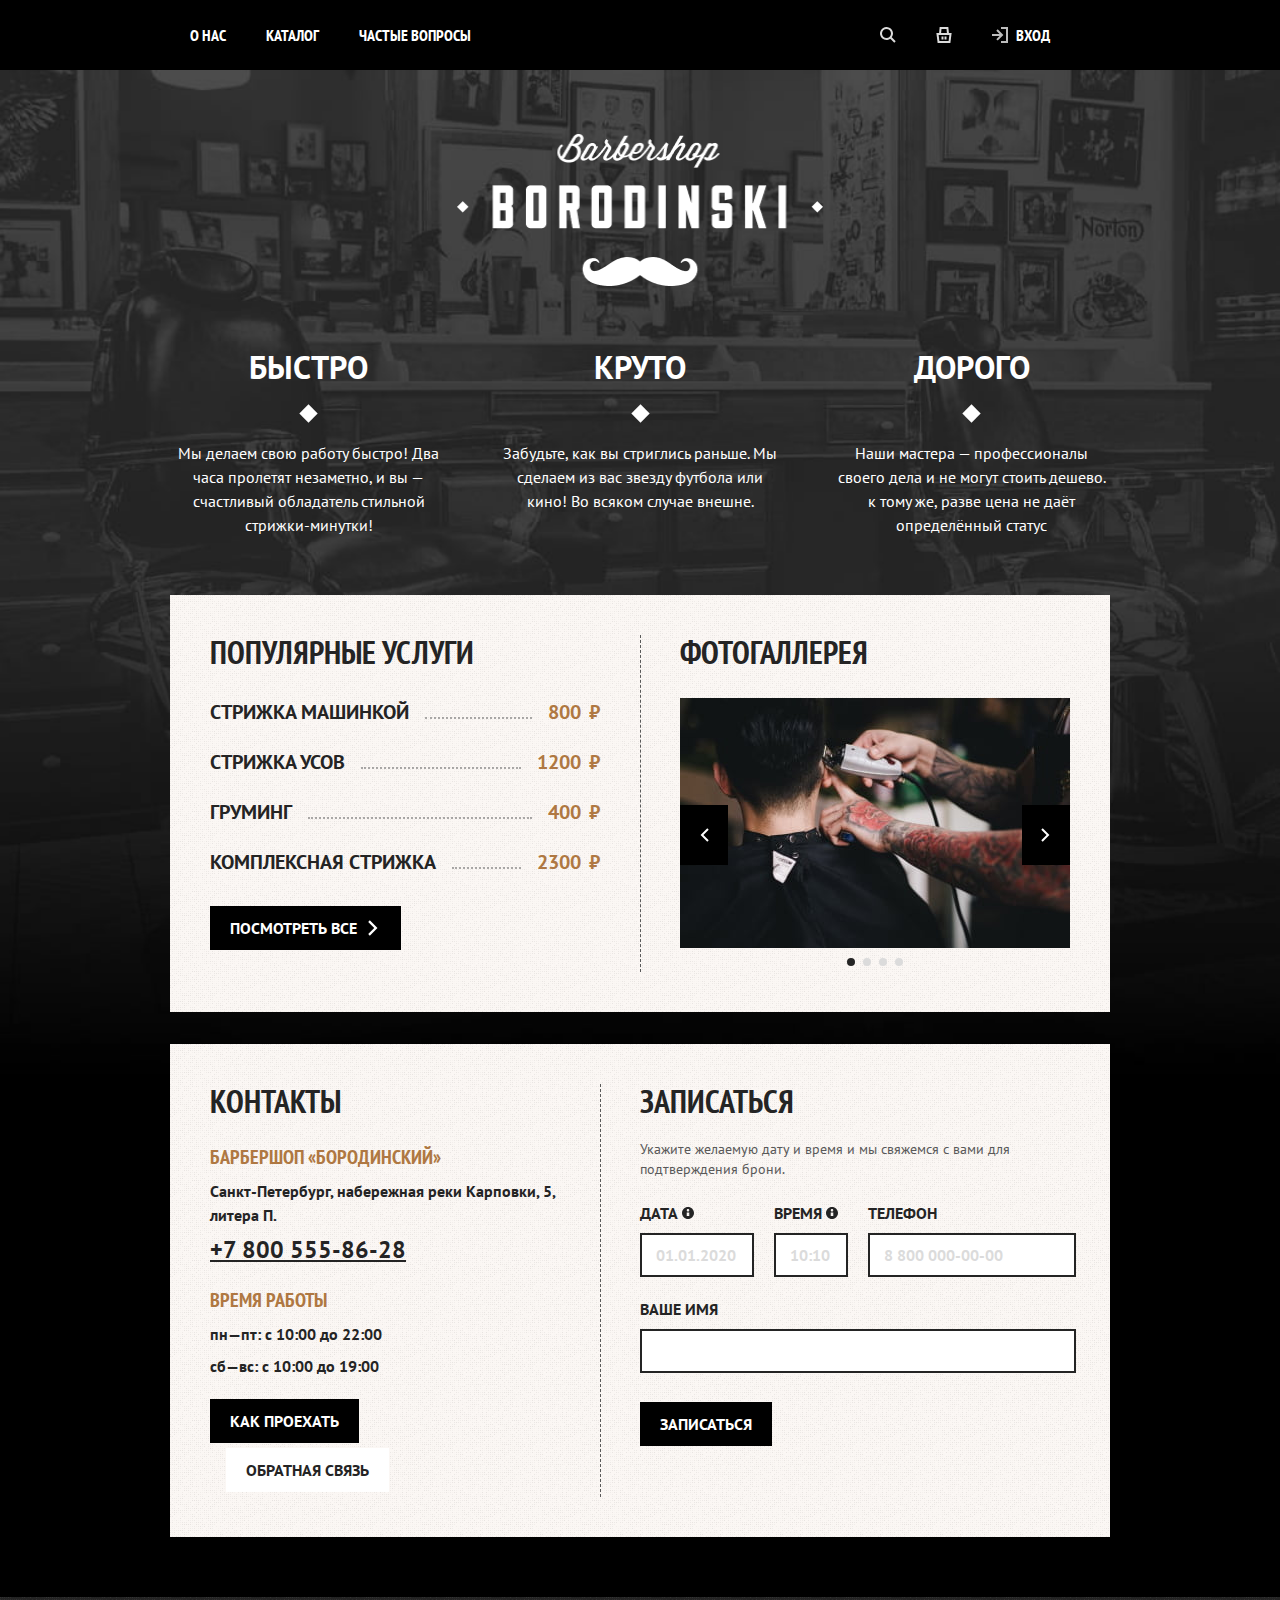
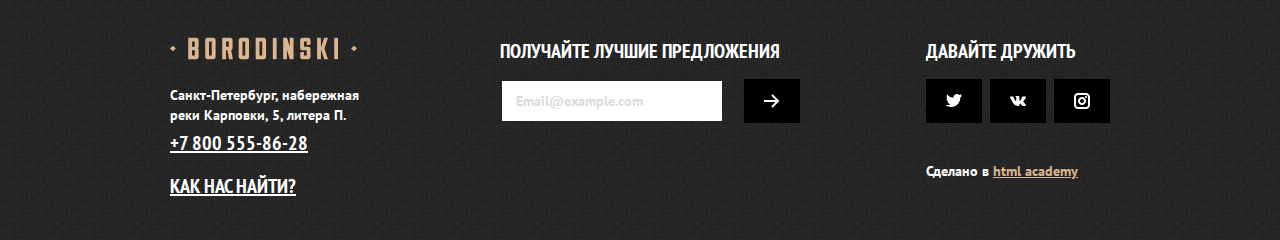
<file: index.html>
<!DOCTYPE html>
<html lang="en">
<head>
    <meta charset="UTF-8">
    <meta http-equiv="X-UA-Compatible" content="IE=edge">
    <meta name="viewport" content="width=device-width, initial-scale=1.0">
    <link rel="stylesheet" href="style/style.css">
    <title>Барбершоп "Бородинский"</title>
</head>
<body>

    <!--header-->
        <header class="page-header">
            <nav class="navigation">
                <ul class="navigation-list">
                    <li class="navigation-item">
                        <a class="navigation-link" href="about.html">О нас</a>
                    </li>
                    <li class="navigation-item">
                        <a class="navigation-link" href="katalog.html">Каталог</a>
                    </li>
                    <li class="navigation-item">
                        <a class="navigation-link" href="faq.html">Частые вопросы</a>
                    </li>
                </ul>

                <ul class="navigation-list navigation-user">
                    <li class="navigation-item">
                    <a class="navigation-link" href="#">
                        <svg class="navigation-icon" aria-hidden="true" focusable="false" width="16" height="16" xmlns="http://www.w3.org/2000/svg">
                            <path fill-rule="evenodd" clip-rule="evenodd" d="M11 6.5a4.5 4.5 0 11-9 0 4.5 4.5 0 019 0zm-.665 5.249a6.5 6.5 0 111.414-1.414l3.958 3.958-1.414 1.414-3.958-3.958z" />
                          </svg>
                        <span class="visually-hidden">Поиск</span></a>
                        </li>
                <li class="navigation-item">
                    <a class="navigation-link" href="#">
                        <svg class="navigation-icon" aria-hidden="true" focusable="false" width="16" height="16" xmlns="http://www.w3.org/2000/svg">
                            <path fill-rule="evenodd" clip-rule="evenodd" d="M3.09 6L3.577.905 3.662 0h8.676l.086.905L12.909 6h2.724l-.14 1.124-1 8-.11.876H1.617l-.11-.876-1-8L.368 6H3.09zM5.1 6h5.8l-.38-4H5.48L5.1 6zm-1.717 8l-.75-6h10.734l-.75 6H3.383zM8.5 9.5v3h2v-3h-2zm-3 3v-3h2v3h-2z" />
                          </svg>
                        <span class="visually-hidden"> Корзина</span>
                    </a>
                    <div class="popover popover-cart">
                        <button class="popover-close-button button button-light">
                            2
                            <span class="visually-hidden">Закрыть</span>
                        </button>
                        <div class="popover-content">
                            <H2 class="popover-title">Корзина</H2>
                            <ul class="cart-items-list">
                                <li class="cart-item">
                                  <p class="cart-item-title">Стрижка машинкой</p>
                                  <p class="cart-item-price">800 ₽</p>
                                  <button type="button" class="cart-item-button button">
                                    <svg width="16" height="16" fill="#fff" xmlns="http://www.w3.org/2000/svg">
                                      <path fill-rule="evenodd" clip-rule="evenodd" d="M3.42 1l.283-.496L3.991 0H12.01l.288.504.283.496h3.049l-.136 1.12-1.577 13-.107.88H2.191l-.107-.88-1.577-13L.371 1H3.42zm.543 13L2.629 3H13.37l-1.334 11H3.963zm5.04-9.071l-.5 7 1.995.142.5-7-1.995-.142zm-3.5 7.142l-.5-7 1.994-.142.5 7-1.994.142z" />
                                    </svg>
                                    <span class="visually-hidden">Удалить из корзины</span>
                                  </button>
                                </li>
                                <li class="cart-item">
                                    <p class="cart-item-title">Стрижка усов</p>
                                    <p class="cart-item-price">1200 ₽</p>
                                    <button class="cart-item-button button" type="button">
                                      <svg width="16" height="16" fill="#fff" xmlns="http://www.w3.org/2000/svg">
                                        <path fill-rule="evenodd" clip-rule="evenodd" d="M3.42 1l.283-.496L3.991 0H12.01l.288.504.283.496h3.049l-.136 1.12-1.577 13-.107.88H2.191l-.107-.88-1.577-13L.371 1H3.42zm.543 13L2.629 3H13.37l-1.334 11H3.963zm5.04-9.071l-.5 7 1.995.142.5-7-1.995-.142zm-3.5 7.142l-.5-7 1.994-.142.5 7-1.994.142z" />
                                      </svg>
                                      <span class="visually-hidden">Удалить из корзины</span>
                                    </button>
                                  </li>
                              </ul>
                        </div>
                    </div>
                </li>
                <li class="navigation-item">
                    <a class="navigation-link navigation-link-login" href="#">
                        <svg class="navigation-icon" width="16" height="16" fill="none" xmlns="http://www.w3.org/2000/svg">
                            <path fill-rule="evenodd" clip-rule="evenodd" d="M9 2h5v12H9v2h7V0H9v2zM4.293 3.707L7.536 6.95H0v2h7.536l-3.243 3.242 1.414 1.415 4.95-4.95.707-.707-.707-.707-4.95-4.95-1.414 1.414z" fill="#BDBDBD" />
                          </svg>
                        Вход</a>
                </li>
                </ul>
            </nav>
        </header>


        <main class="main-container main-index">
            <div class="page-container">
            <!--main title-->
            <h1 class="visually-hidden">Барбершоп "Бородинский"</h1>
            <!--Logo-->
            <img class="logo" src="images/logo-full.png" width="367" height="152" alt="Логотип Барбершопа Бородинский">

            <!--advantages-->
            <section class="advantages">
                <h2 class="visually-hidden">Преймущества</h2>
                <ul class="advantages-list">
                    <li class="advantages-item">
                        <h3 class="advantages-title">Быстро</h3>
                            <p class="advantages-description">Мы делаем свою работу быстро! 
                                Два часа пролетят незаметно, 
                                и вы — счастливый обладатель стильной стрижки-минутки!</p>
                    </li>
                    <li class="advantages-item">
                        <h3 class="advantages-title">Круто</h3>
                            <p class="advantages-description">Забудьте, как вы стриглись раньше.
                                Мы сделаем из вас звезду футбола или кино! Во всяком случае внешне.</p>
                    </li>
                    <li class="advantages-item">
                        <h3 class="advantages-title">Дорого</h3>
                            <p class="advantages-description">Наши мастера — профессионалы своего дела
                            и не могут стоить дешево. к тому же, разве цена не даёт определённый статус</p>
                    </li>
                </ul>
            </section>

        <div class="index-columns">

            <!--popular services-->
            <section class="services">
                <h2 class="services-title">Популярные услуги</h2>
                <ul class="servies-list">
                    <li class="servies-item">
                        Стрижка машинкой
                        <b class="services-price"> 800  ₽</b>
                    </li>
                    <li class="servies-item">
                        Стрижка усов
                        <b class="services-price"> 1200  ₽</b>
                    </li>
                    <li class="servies-item">
                        Груминг
                        <b class="services-price"> 400  ₽</b>
                    </li>
                    <li class="servies-item">
                        Комплексная стрижка
                        <b class="services-price"> 2300  ₽</b>
                    </li>
                </ul>
                <a href="#" class="button button-all">Посмотреть все</a>
            </section>

            <!--gallery-->
                <section class="gallery">
                    <h2 class="gallery-title">Фотогаллерея</h2>
                        <div class="slider">
                            <div class="slider-wrapper">
                        <img class="slider-image" src="images/gallery1 (1).jpg" width="390px" height="250px" alt="Примеры работ">
                          <div class="slider-controls">
                            <button class="slider-button button-prev" type="button">
                            <span class="visually-hidden">Предыдущее фото</span>
                            </button>
                            <button class="slider-button button-next" type="button">
                            <span class="visually-hidden">Следующее фото</span>
                            </button>
                            </div>
                        <ol class="slider-pagination">
                            <li class="slider-pagination-item">
                                <button class="slider-pagination-button
                                slider-pagination-button-current" type="button">
                                <span class="visually-hidden">1 Фото</span>
                            </button>
                            </li>
                            <li class="slider-pagination-item">
                                <button class="slider-pagination-button"
                                    type="button">
                                <span class="visually-hidden">2 Фото</span>
                            </button>
                            </li>
                            <li class="slider-pagination-item">
                                <button class="slider-pagination-button"
                                    type="button">
                                <span class="visually-hidden">3 Фото</span>
                            </button>
                            </li>
                            <li class="slider-pagination-item">
                                <button class="slider-pagination-button"
                                    type="button">
                                <span class="visually-hidden">4 Фото</span>
                            </button>
                            </li>
                        </ol>
                            </div>
                        </div>
                </section>
        </div>
        
        <div class="index-columns">

            <!--contacts-->
            <section class="contacts">
                <h2 class="contact-title">Контакты</h2>
                <h3 class="contact-subtitle">Барбершоп «Бородинский»</h3>
                <address class="contacts-address">
                    <p class="contakts-address-text">Санкт-Петербург, набережная реки 
                        Карповки, 5, литера П.</p>
                        <a class="contacts-phone" href="tel:+78005558628">+7 800 555-86-28</a>
                </address>
                <h3 class="contact-subtitle">Время работы</h3>
                <ul class="contacts-schedule">
                    <li class="contacts-schedule">пн—пт: с 10:00 до 22:00 </li>
                    <li class="contacts-schedule">сб—вс: с 10:00 до 19:00</li>
                </ul>
                <p class="contacts-navigation">
                <a href="#" class="button">Как проехать</a>
                <a href="#" class="button button-feedback">Обратная связь</a>
                </p>
            </section>

            <!--form appointment-->
            <section class="appointment">
                <h2 class="appointment-title">Записаться</h2>
                <p class="appointment-info">Укажите желаемую дату и время и мы свяжемся с вами для подтверждения брони.</p>  
                <form class="appointment-form" action="https://echo.htmlacademy.ru/" method="post">

                    <p class="field-group appointment-form-date">
                    <span class="form-label form-label-icon">
                    <label for="appointment-date">Дата</label>
                    <button class="info" type="submit">
                        <span class="visually-hidden">Посмотреть дополнительную информацию</span>
                    </button>
                     </span>
                    <input  class="field" type="text" id="appointment-date" name="appointment-date" 
                    placeholder="01.01.2020">
                    </p>

                    <p class="field-group appointment-form-time">
                        <span class="form-label form-label-icon">
                        <label for="appointment-time">Время</label>
                        <button class="info" type="submit">
                            <span class="visually-hidden">Посмотреть дополнительную информацию</span>
                        </button>
                        </span>
                        <input class="field" type="text" id="appointment-time" name="appointment-time" 
                        placeholder="10:10">
                        </p>

                        <p class="field-group appointment-form-phone">
                            <span class="form-label form-label-icon">
                            <label for="appointment-phone">Телефон</label>
                            </span>
                            <input class="field" type="text" id="appointment-phone" name="appointment-phone" 
                            placeholder="8 800 000-00-00">
                            </p>

                            <p class="field-group appointment-form-name">
                                <span class="form-label form-label-icon">
                                <label for="appointment-name">Ваше имя</label>
                                </span>
                                <input class="field" type="text" id="appointment-name" name="appointment-name">
                                </p>
                    <button class="button appointment-submit" type="submit">Записаться</button>
                </form>
            </section>
        </div>
    </div>
        </main>

    <!--footer-->
            <footer class="page-footer">
                <div class="page-footer-container">
                <section class="footer-contacts">
                    <h2 class="visually-hidden">Контакты</h2>
                    <img src="images/logo-footer.svg" width="187px" height="24px" alt="Логотип Барбершопа «Бородинский»" class="footer-contacts-logo">
                    <address class="footer-contacts-adress">
                        <p class="about-text">Санкт-Петербург, набережная
                            реки Карповки, 5, литера П.</p>
                            <a href="tel:+78005558628" class="footer-contacts-adress-phone">+7 800 555-86-28</a>
                    </address>
                    <a href="#" class="footer-contacts-map-link">Как нас найти?</a>
                </section>
                <section class="newsletter">
                    <h2 class="page-footer-title">Получайте лучшие предложения</h2>
                <form class="news-letter-form">
                    <p class="newsletter-email" >
                    <label class="visually-hidden" for="newsletter-email">Email</label>
                    <input type="email" class="field" name="newsletter-email"
                    id="newsletter-email" placeholder="Email@example.com" required>
                    </p>
                    <button class="button newsletter-button" type="submit">
                        <span class="visually-hidden">Отправить</span>
                    </button>
                </form>
                </section>
                <section class="footer-social"><h2 class="page-footer-title">Давайте дружить</h2>
                    <ul class="footer-social-list">
                        <li class="footer-social-item">
                            <a class="footer-social-link footer-social-tw" href="" ><span class="visually-hidden">Твиттер</span></a>
                        </li>
                        <li class="footer-social-item">
                            <a class="footer-social-link footer-social-vk" href="" ><span class="visually-hidden">Вконтакте</span></a>
                        </li>
                        <li class="footer-social-item">
                            <a class="footer-social-link footer-social-inst" href="" ><span class="visually-hidden">Инстаграм</span></a>
                        </li>
                    </ul>
                    <p class="about-text">Сделано в <a class="htmlacademy-link" href="ttps://htmlacademy.ru/">html academy</a></p>
                </section>
            </div>
            </footer>

            <div class="modal-container modal-container-close">
                <div class="modal modal-auth">
                    <button class="modal-close-button">
                        <span class="visually-hidden">Закрыть</span>
                    </button>
                    <section class="modal-content">
                        <h2 class="modal-title">Личный кабинет</h2>
                        <form class="auth-form" action="https://echo.htmlacademy.ru/" method="post">
                            <p class="field-group">
                              <label class="visually-hidden" for="auth-login">Логин</label>
                              <input class="auth-form-field field" type="text" id="auth-login" name="auth-login" placeholder="Логин">
                            </p>
                            <p class="field-group">
                              <label class="visually-hidden" for="auth-password">Логин</label>
                              <input class="auth-form-field field" type="password" id="auth-password" name="auth-password" placeholder="Пароль">
                            </p>
                            <p class="field-group auth-form-user-options">
                                <label class="auth-form-checkbox control">
                                  <input class="visually-hidden control-input" type="checkbox" name="firm-storе">
                                  <span class="control-mark"></span>
                                  <span class="control-label">Запомнить меня</span>
                                </label>
                                <a class="auth-form-recovery" href="#">Забыл пароль</a>
                              </p>
                              <button class="button auth-form-button" type="submit">Войти</button>
                              <a class="button auth-form-register" href="#">Регистрация</a>
                          </form>
                    </section>
                </div>
            </div>
</body>
</html>
</file>
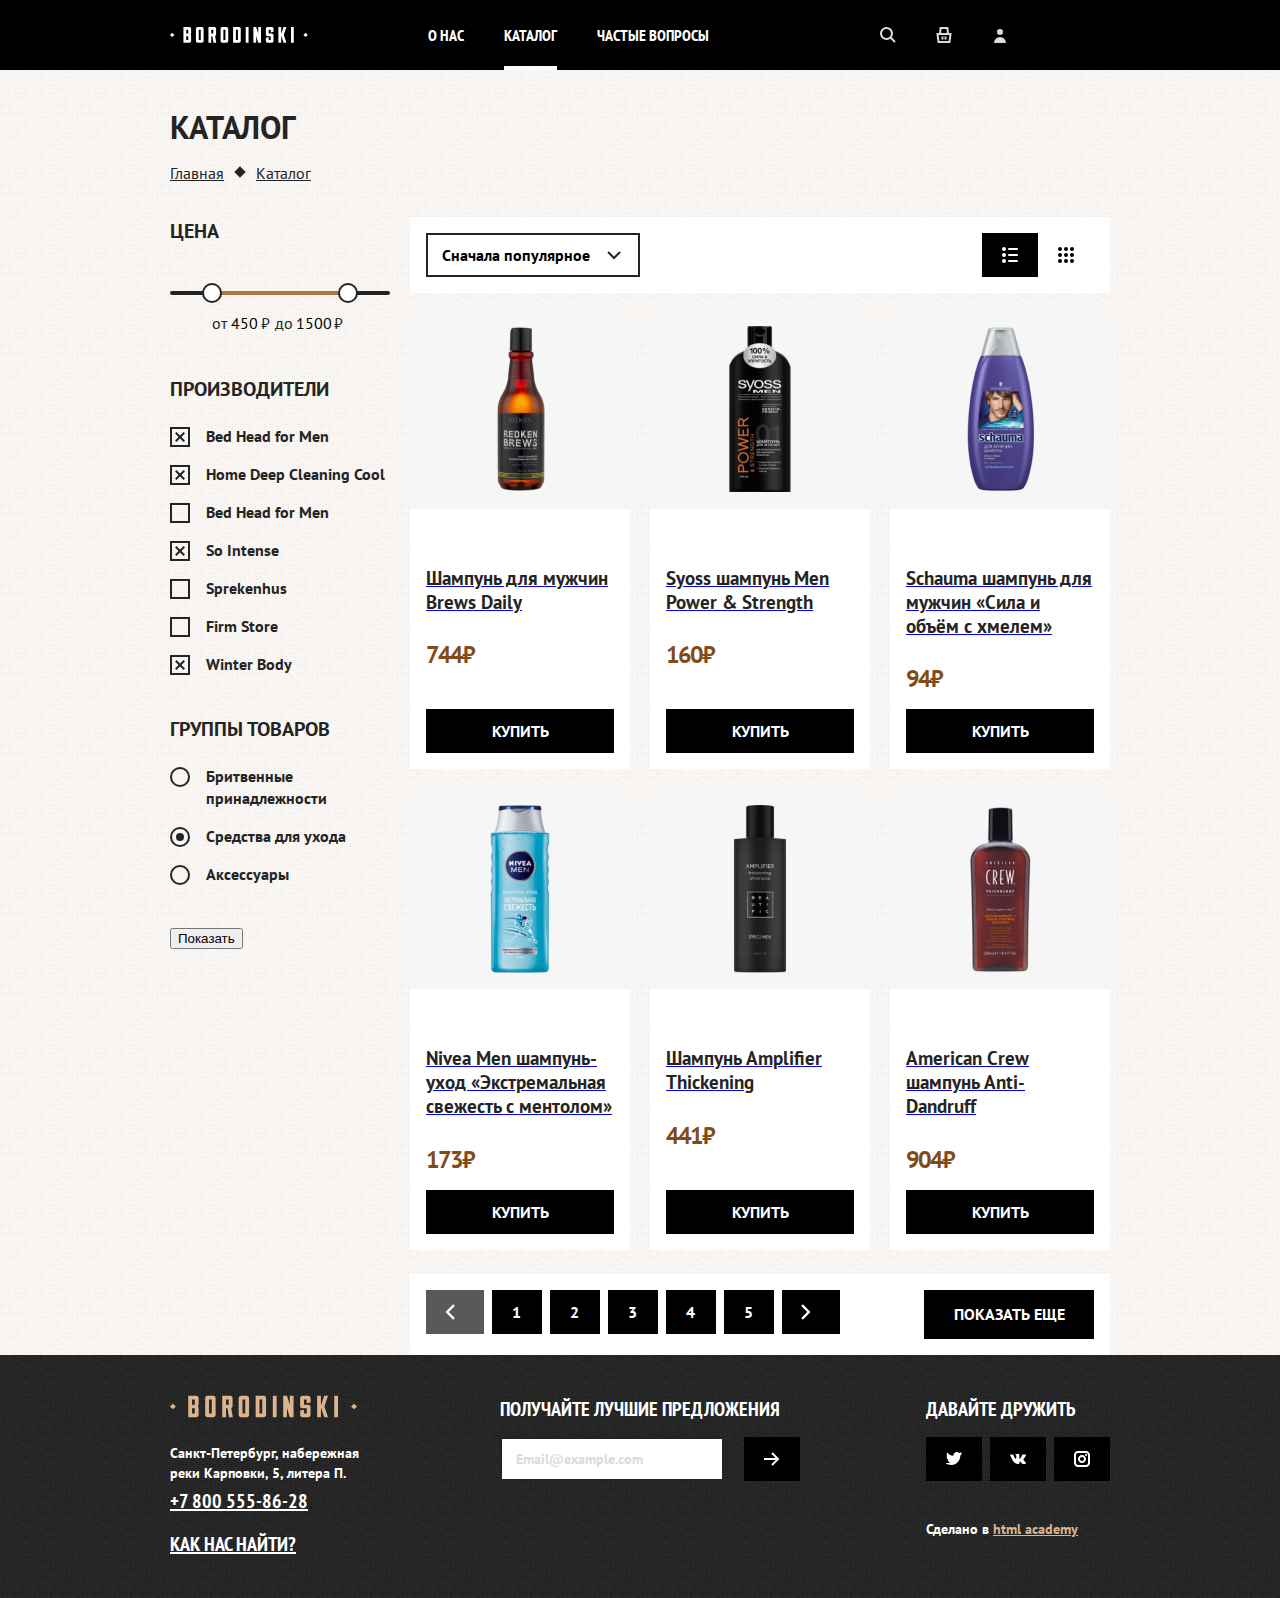
<file: catalog.html>
<!DOCTYPE html>
    <html lang="ru">
    <head>
        <meta charset="UTF-8">
        <meta http-equiv="X-UA-Compatible" content="IE=edge">
        <meta name="viewport" content="width=device-width, initial-scale=1.0">
        <link rel="stylesheet" href="style/style.css">
        <title>Каталог</title>
    </head>
        <body>

                <header class="page-header">
                    <nav class="navigation">
                        <a href="index.html" class="navigation-logo">
                            <img src="./images/logo.svg" class="page-header-logo" alt="Логотип Барбершоп «Бородинский»"></a>
                        <ul class="navigation-list">
                            <li class="navigation-item">
                                <a class="navigation-link" href="about.html">О нас</a>
                            </li>
                            <li class="navigation-item">
                                <a class="navigation-link navigation-link-current" href="katalog.html">Каталог</a>
                            </li>
                            <li class="navigation-item">
                                <a class="navigation-link" href="faq.html">Частые вопросы</a>
                            </li>
                        </ul>
                    
                    <ul class="navigation-list navigation-user">
                        <li class="navigation-item">
                            <a class="navigation-link" href="#">
                                <svg class="navigation-icon" aria-hidden="true" focusable="false" width="16" height="16" xmlns="http://www.w3.org/2000/svg">
                                    <path fill-rule="evenodd" clip-rule="evenodd" d="M11 6.5a4.5 4.5 0 11-9 0 4.5 4.5 0 019 0zm-.665 5.249a6.5 6.5 0 111.414-1.414l3.958 3.958-1.414 1.414-3.958-3.958z" />
                                  </svg>
                                <span class="visually-hidden">Поиск</span></a>
                                </li>
                        <li class="navigation-item">
                            <a class="navigation-link" href="#">
                                <svg class="navigation-icon" aria-hidden="true" focusable="false" width="16" height="16" xmlns="http://www.w3.org/2000/svg">
                                    <path fill-rule="evenodd" clip-rule="evenodd" d="M3.09 6L3.577.905 3.662 0h8.676l.086.905L12.909 6h2.724l-.14 1.124-1 8-.11.876H1.617l-.11-.876-1-8L.368 6H3.09zM5.1 6h5.8l-.38-4H5.48L5.1 6zm-1.717 8l-.75-6h10.734l-.75 6H3.383zM8.5 9.5v3h2v-3h-2zm-3 3v-3h2v3h-2z" />
                                  </svg>
                                <span class="visually-hidden"> Корзина</span></a>
                        </li>
                        <li class="navigation-item">
                            <a class="navigation-link" href="#">
                                <svg class="navigation-icon" aria-hidden="true" focusable="false" width="16" height="16" xmlns="http://www.w3.org/2000/svg">
                                    <path fill-rule="evenodd" clip-rule="evenodd" d="M8 8a3 3 0 100-6 3 3 0 000 6zm0 2a6 6 0 00-6 6h12a6 6 0 00-6-6z"></path>
                                  </svg>
                                <span class="visually-hidden">Профиль</span></a>
                        </li>
                    </ul>
                </nav>
                </header>

            <main class="main-inner">
            <div class="page-container">
                <header class="inner-header">
                    <h1 class="inner-header-title">Каталог</h1>
                    <ul class="breadcrumbs">
                        <li class="breadcrumbs-item">
                            <a href="index.html" class="breadcrumbs-link">Главная</a>
                        </li>
                        <li class="breadcrumbs-item">
                            <a href="" class="breadcrumbs-link">Каталог</a>
                        </li>
                    </ul>
                </header>

                <section class="catalog-products">
                    <h2 class="visually-hidden" hidden>Список товаров с фильтрами</h2>
                    <form class="catalog-filter" action="https://echo.htmlacademy.ru/" method="get">

                            <fieldset class="catalog-filter-group">
                                <legend class="catalog-filter-title">Цена</legend>
                                <div class="range">
                                    <div class="range-scale">
                                        <div class="range-bar" style="left: 42px; width: 136px;">
                                <button class="range-toggle toggle-min" type="button">
                                    <span class="visually-hidden">Изменить минимальную цену</span>
                                </button>
                                <button class="range-toggle toggle-max" type="button">
                                    <span class="visually-hidden">Изменить максимальную цену</span>
                                </button>
                                        </div>
                                    </div>
                                <div class="range-wrapper-inputs">
                                <label class="catalog-filter-label">от
                            <input class="range-input" type="number" name="min-price" value="450"> ₽
                                </label>
                                
                                <label class="catalog-filter-label">до
                                    <input class="range-input" type="number" name="min-price" value="1500" style="width: 37px;"> ₽
                                </label>
                                </div>
                                </div>
                            </fieldset>

                        <fieldset class="catalog-filter-group">
                            <legend class="catalog-filter-title">Производители</legend>
                            <ul class="catalog-filter-list">

                                <li class="catalog-filter-item">
                            <label class="control">
                                <input class="visually-hidden control-input" type="checkbox" name="bed-head-for-men" checked>
                                <span class="control-mark"></span>
                                <span class="control-label"> Bed Head for Men</span>
                            </label>
                                </li>

                                <li class="catalog-filter-item">
                                    <label class="control">
                                        <input class="visually-hidden control-input" type="checkbox" name="home-deep-cleaning-cool" checked>
                                        <span class="control-mark"></span>
                                        <span class="control-label"> Home Deep Cleaning Cool</span>
                                    </label>
                                </li>

                                <li class="catalog-filter-item">
                                    <label class="control">
                                        <input class="visually-hidden control-input" type="checkbox" name="bed-head-for-men">
                                        <span class="control-mark"></span>
                                        <span class="control-label"> Bed Head for Men</span>
                                    </label>
                                </li>

                                <li class="catalog-filter-item">
                                    <label class="control">
                                        <input class="visually-hidden control-input" type="checkbox" name="so-intense" checked>
                                        <span class="control-mark"></span>
                                        <span class="control-label">So Intense</span>
                                    </label>
                                </li>

                                <li class="catalog-filter-item">
                                    <label class="control">
                                        <input class="visually-hidden control-input" type="checkbox" name="Sprekenhus">
                                        <span class="control-mark"></span>
                                        <span class="control-label">Sprekenhus</span>
                                    </label>
                                </li>

                                <li class="catalog-filter-item">
                                    <label class="control">
                                        <input class="visually-hidden control-input" type="checkbox" name="firm-storе">
                                        <span class="control-mark"></span>
                                        <span class="control-label">Firm Storе</span>
                                    </label>
                                </li>
                                <li class="catalog-filter-item">
                                    <label class="control">
                                        <input class="visually-hidden control-input" type="checkbox" name="winter-body" checked>
                                        <span class="control-mark"></span>
                                        <span class="control-label">Winter Body</span>
                                    </label>
                                </li>
                            </ul>
                        </fieldset>
                        <fieldset class="catalog-filter-group">
                            <legend class="catalog-filter-title">Группы товаров</legend>
                            <ul class="catalog-filter-list">
                            <li class="catalog-filter-item">
                                <label class="control">
                                    <input class="visually-hidden control-input" type="radio"
                                    name="product-group" value="shaving-supplies">
                                    <span class="control-mark"></span>
                                    <span class="control-label">Бритвенные принадлежности</span>
                                </label>
                            </li>

                            <li class="catalog-filter-item">
                                <label class="control">
                                    <input class="visually-hidden control-input" type="radio"
                                    name="product-group" value="care-product" checked>
                                    <span class="control-mark"></span>
                                    <span class="control-label">Средства для ухода</span>
                                </label>
                            </li>
                            <li class="catalog-filter-item">
                                <label class="control">
                                    <input class="visually-hidden control-input" type="radio" 
                                    name="product-group" value="accessories">
                                    <span class="control-mark"></span>
                                    <span class="control-label">Аксессуары</span>
                                </label>
                            </li>
                            </ul>
                        </fieldset>
                        <button class="bitton" type="submit">Показать</button>
                    </form>
                    <div class="catalog-right-column">
                    <div class="sorting-container">
                    <form class="sorting-type">
                        <div class="select">
                        <label class="visually-hidden" for="sorting">Сортировка</label>
                        <select class="select-control" name="sorting" id="sorting">
                            <option value="popular">Сначала популярное</option>
                            <option value="cheap">Сначала дешевое</option>
                            <option value="expensive">Сначала дорогое</option>
                        </select>
                    </div>
                        <button class="visually-hidden" type="submit">Отсортировать продукты</button>
                    </form>
                    <a href="#" class="card-grid-toggle" type="button">
                        <svg width="16" height="16" aria-hidden="true" focusable="false" xmlns="http://www.w3.org/2000/svg" viewBox="0 0 16 16">
                            <path d="M2 0a2 2 0 100 4 2 2 0 000-4zm0 6a2 2 0 100 4 2 2 0 000-4zm-2 8a2 2 0 114 0 2 2 0 01-4 0zM7 1a1 1 0 000 2h8a1 1 0 100-2H7zM6 8a1 1 0 011-1h8a1 1 0 110 2H7a1 1 0 01-1-1zm1 5a1 1 0 100 2h8a1 1 0 100-2H7z" />
                          </svg>
                        <span class="visually-hidden">Показать список</span>
                    </a>
                    <a href="#" class="card-grid-toggle card-grid-toggle-current" type="button">
                        <svg width="16" height="16" viewbox="0 0 16 16" fill="none" xmlns="http://www.w3.org/2000/svg"><path fill-rule="evenodd" clip-rule="evenodd" d="M0 2a2 2 0 1 1 4 0 2 2 0 0 1-4 0Zm6 0a2 2 0 1 1 4 0 2 2 0 0 1-4 0Zm10 0a2 2 0 1 0-4 0 2 2 0 0 0 4 0ZM0 8a2 2 0 1 1 4 0 2 2 0 0 1-4 0Zm10 0a2 2 0 1 0-4 0 2 2 0 0 0 4 0Zm2 0a2 2 0 1 1 4 0 2 2 0 0 1-4 0Zm-8 6a2 2 0 1 0-4 0 2 2 0 0 0 4 0Zm2 0a2 2 0 1 1 4 0 2 2 0 0 1-4 0Zm10 0a2 2 0 1 0-4 0 2 2 0 0 0 4 0Z"/></svg>
                        <span class="visually-hidden">Показать карточки</span>
                    </a>
                </div>

                    <!--product-list-->
                    <div class="demo-wrapper">
                        <ul class="product-list">
                        <li class="product-card">
                            <a href="product.html" class="product-card-link">
                                <img class="product-card-image" src="images/catalog/catalog1.jpg" alt=""></a>
                                <div class="product-card-content">
                                <a class="product-card-title-link" href="#">
                                <h3 class="product-card-title">Шампунь для мужчин Brews Daily</h3>
                            </a>
                            <b class="product-card-price">744₽</b>
                            <a class="product-card-button button" href="#">Купить</a>
                                </div>
                        </li> 
                        <li class="product-card">
                            <a href="product.html" class="product-card-link">
                                <img class="product-card-image" src="images/catalog/catalog2.jpg" alt=""></a>
                                <div class="product-card-content">
                                <a class="product-card-title-link" href="#">
                                <h3 class="product-card-title">Syoss шампунь Men Power &amp; Strength</h3>
                            </a>
                            <b class="product-card-price">160₽</b>
                            <a class="product-card-button button" href="#">Купить</a>
                                </div>
                        </li>
                        <li class="product-card">
                            <a href="product.html" class="product-card-link">
                                <img class="product-card-image" src="images/catalog/catalog3.jpg" alt="">
                            </a>
                            <div class="product-card-content">
                                <a class="product-card-title-link" href="#">
                                <h3 class="product-card-title">Schauma шампунь для мужчин «Сила и объём с хмелем»</h3>
                            </a>
                            <b class="product-card-price">94₽</b>
                            <a class="product-card-button button" href="#">Купить</a>
                            </div>
                        </li>
                        <li class="product-card">
                            <a href="product.html" class="product-card-link">
                                <img class="product-card-image" src="images/catalog/catalog4.jpg" alt=""></a>
                                <div class="product-card-content">
                                <a class="product-card-title-link" href="#">
                                <h3 class="product-card-title">Nivea Men шампунь-уход «Экстремальная свежесть с ментолом»</h3>
                            </a>
                            <b class="product-card-price">173₽</b>
                            <a class="product-card-button button" href="#">Купить</a>
                                </div>
                        </li>
                        <li class="product-card">
                            <a href="product.html" class="product-card-link">
                                <img class="product-card-image" src="images/catalog/catalog5.jpg" alt=""></a>
                                <div class="product-card-content">
                                <a class="product-card-title-link" href="#">
                                <h3 class="product-card-title">Шампунь Amplifier Thickening</h3>
                            </a>
                            <b class="product-card-price">441₽</b>
                            <a class="product-card-button button" href="#">Купить</a>
                                </div>
                        </li>
                        <li class="product-card">
                            <a href="product.html" class="product-card-link">
                                <img class="product-card-image" src="images/catalog/catalog6.jpg" alt=""></a>
                                <div class="product-card-content">
                                <a class="product-card-title-link" href="#">
                                <h3 class="product-card-title">American Crew шампунь Anti-Dandruff</h3>
                            </a>
                            <b class="product-card-price">904₽</b>
                            <a class="product-card-button button" href="#">Купить</a>
                                </div>
                        </li>
                        </ul>
                    </div>
                    <div class="pagination-container">
                    <ul class="pagination">
                        <li class="pagination-item">
                            <a class="pagination-link pagination-prev pagination-disabled">
                                <span class="visually-hidden">Предыдущая страница</span>
                            </a>
                        </li>
                        <li class="pagination-item">
                            <a class="pagination-link pagination-current">1</a>
                        </li>
                        <li class="pagination-item">
                            <a class="pagination-link pagination-current" href="#">2</a>
                        </li>
                        <li class="pagination-item">
                            <a class="pagination-link pagination-current" href="#">3</a>
                        </li>
                        <li class="pagination-item">
                            <a class="pagination-link pagination-current" href="#">4</a>
                        </li>
                        <li class="pagination-item">
                            <a class="pagination-link pagination-current" href="#">5</a>
                        </li>
                        <li class="pagination-item">
                            <a class="pagination-link pagination-next" href="#">
                                <span class="visually-hidden">Следующая страница</span></a>
                        </li>
                    </ul>
                    <button class="button pagination-show-more" type="button">Показать еще</button>
                </div>
                </div>
                </section>
            </div>
            </main>

            <footer class="page-footer">
                <div class="page-footer-container">
                <section class="footer-contacts">
                    <h2 class="visually-hidden">Контакты</h2>
                    <img src="images/logo-footer.svg" width="187px" height="24px" alt="Логотип Барбершопа «Бородинский»" class="footer-contacts-logo">
                    <address class="footer-contacts-adress">
                        <p class="about-text">Санкт-Петербург, набережная
                            реки Карповки, 5, литера П.</p>
                            <a href="tel:88005558628" class="footer-contacts-adress-phone">+7 800 555-86-28</a>
                    </address>
                    <a href="#" class="footer-contacts-map-link">Как нас найти?</a>
                </section>
                <section class="newsletter">
                    <h2 class="page-footer-title">Получайте лучшие предложения</h2>
                <form class="news-letter-form"> 
                    <p class="newsletter-email" >
                    <label class="visually-hidden" for="newsletter-email">Email</label>
                    <input type="email" class="field" name="newsletter-email"
                    id="newsletter-email" placeholder="Email@example.com" required>
                </p>
                    <button class="button newsletter-button" type="submit">
                        <span class="visually-hidden">Отправить</span>
                    </button>
                </form>
                </section>
                <section class="footer-social"><h2 class="page-footer-title">Давайте дружить</h2>
                    <ul class="footer-social-list">
                        <li class="footer-social-item">
                            <a class="footer-social-link footer-social-tw" href="" ><span class="visually-hidden">Твиттер</span></a>
                        </li>
                        <li class="footer-social-item">
                            <a class="footer-social-link footer-social-vk" href="" ><span class="visually-hidden">Вконтакте</span></a>
                        </li>
                        <li class="footer-social-item">
                            <a class="footer-social-link footer-social-inst" href="" ><span class="visually-hidden">Инстаграм</span></a>
                        </li>
                    </ul>
                    <p class="about-text">Сделано в <a class="htmlacademy-link" href="ttps://htmlacademy.ru/">html academy</a></p>
                </section>
            </div>
            </footer>
        </body>
    </html>
</file>
<file: style/style.css>
@import url('https://fonts.googleapis.com/css2?family=PT+Sans+Narrow:wght@700&family=PT+Sans:ital,wght@0,400;0,700;1,400;1,700&display=swap');


html{
height: 100%;
}


body{
    margin: 0;
    display: flex;
    flex-direction: column;
    min-height: 100%;
    font-family: "PT Sans", sans-serif;
    font-size: 16px;
    line-height: 24px;
    background-color: #FBF7F4;
    color: #242424;
    min-width: 1020px;
}


.visually-hidden {
    position: absolute;
    width: 1px;
    height: 1px;
    margin: -1px;
    padding: 0;
    border: 0;
    clip: rect(0 0 0 0);
    overflow: hidden;
  }

.button{
    display: inline-block;
    box-sizing: border-box;
    padding: 14px 20px;
    font-family: inherit;
    font-size: 16px;
    line-height: 16px;
    font-weight: 700;
    text-align: center;
    color: #ffffff;
    background-color: #000000;
    border: none;
    text-decoration: none;
    text-transform: uppercase;
    cursor: pointer;
}
.button:hover{
    background-color: #814b18;
}

.footer-social-link:hover{
    background-color: #814b18;
}


.footer-social-link:focus{
    outline: 2px solid #dbb590;
    background-color: #4e2e0e;
}
.button:focus{
    outline: 2 solid #dbb590;
    background-color: #4e2e0e;
}

.bitton:disabled{
    color: #e7e7e7;
    background-color: #595959;
}
.button:disabled:hover{
    background-color: #595959;
    outline: none;
    cursor: default;
}
.button + .button{
    margin-left: 16px;
}
.button-all{
padding-right: 44px;
background-image:url("../images/stroke1.svg");
background-repeat: no-repeat;
background-size: 16px 16px;
background-position: center right 20px;
}

.button-feedback {
    color: #242424;
    background-color: #FFFFFF;
  }
  
  .button-feedback:hover {
    background-color: #DBB590;
  }
  
  .button-feedback:focus {
    outline: 2px solid #AF7842;
    background-color: #DBB590;
  }

/* Pages*/
.page-header{
    color: #ffffff;
    background: #000000;
}

.navigation{
    display: flex;
    width: 940px;
    margin: 0 auto;
    padding: 0;
    
}

.navigation-list{
    display: flex;
    flex-wrap: wrap;
    font-family:"PT Sans Narrow", sans-serif;
    width: 470px;
    margin: 0;
    padding: 0;
    list-style-type: none;
}

.navigation-item{
position: relative;
}

.navigation-user{
    max-width: 250px;
    margin-left: auto;
}

.navigation-user .navigation-link{
min-width: 16px;
min-height: 22px;
}


.navigation-link{
    position: relative;
    display: block;
    padding: 24px 20px;
    font-family: "PT Sans Narrow", sans-serif;
    line-height: 22px;
    font-weight: 700;
    text-align: center;
    color: #ffffff;
    background-color: #000000;
    text-decoration: none;
    text-transform: uppercase;
}

.navigation-link:hover{
background-color: #595959;
}

.navigation-link:focus{
    box-shadow: inset 0 0 0 4px #e7e7e7;
    outline: none;
}

.navigation-link-current::before {
    position: absolute;
    right: 20px;
    bottom: 0;
    left: 20px;
    height: 4px;
    background-color: #FFFFFF;
    content: "";
  }
.navigation-icon{
position: absolute;
top: 0;
right: 0;
left: 0;
bottom: 0;
margin: auto;
fill: #dbdbdb;
}

.navigation-link:hover .navigation-icon{
    fill: #242424;
}
.navigation-link:focus .navigation-icon{
    fill: #dbdbdb;
}

.navigation-link-login{
padding-left: 44px;
}
.navigation-link-login .navigation-icon{
    right: auto;
    left: 20px;
    margin:auto 0;
}
.main-container{
    flex-grow: 1;
    padding-top: 64px;
    padding-bottom: 60px;
}

.page-container{
    width: 940px;
    margin: 0 auto;
}

.logo{
    display: block;
    margin: 0 auto;
    margin-bottom: 64px;
}

.main-index{
    color: #ffffff;
    background-color: #000000;
    background-image: url("../images/background.jpg");
    background-size: 100% auto;
    background-repeat: no-repeat;
}

.advantages{
    margin-bottom: 58px;
}


.advantages-list{
    display: grid;
    gap: 30px 54.5px;
    grid-template-columns: 277px 277px 277px;
    margin: 0;
    padding: 0;
    text-align: center;
    list-style-type: none;
}

.advantages-item{
    width: 277px;
}

.advantages-title{
    position: relative;
    font-family: "PT Sans Narrow" sans-serif;
    font-size: 32px;
    line-height: 35px;
    text-transform: uppercase;
    margin-top: 0;
    margin-bottom: 56px;
}

.advantages-title::before{
    position: absolute;
    bottom: -35px;
    left: 50%;
    width: 13px;
    height: 13px;
    margin-left: -6.5px;
    background-color: #ffffff;
    content: "";
    transform: rotate(45deg);
}

.advantages-description{
margin: 0;

}

/* Index columns*/
.index-columns{
    display: flex;
    justify-content: space-between;
    margin-bottom: 32px;
    padding: 40px;
    color: #242424;
    background-color: #FBF7F4;
    background-image: url(../images/noisy-texture-80x80-o8-d27-c-1f1f1f-t1\ 1.png);
    position: relative;
} 

.index-columns::after{
    content: "";
    position: absolute;
    top: 40px;
    bottom: 40px;
    width: 0;
    border-right: 1px dashed #595959;
}

.index-columns:first-of-type::after{
    left: 470px;
}
.index-columns:last-of-type::after{
    left: 430px;
}
.index-columns:last-child{
    margin-bottom: 0;
}

/*Services*/
.services {
    width: 390px;
    text-transform: uppercase;
}

/*Title*/
.services-title {
    font-size: 32px;
    line-height: 35px;
    font-weight: 700;
    margin-top: 0;
    margin-bottom: 28px;
    font-family: "PT Sans Narrow", sans-serif;
}

/*Price*/
.servies-list{
    margin: 0;
    margin-bottom: 30px;
    padding: 0;
    font-size: 20px;
    line-height: 28px;
    font-weight: 700;
    list-style-type: none;
}

.servies-item{
    display:flex;
    align-items: baseline;
    justify-content: space-between;
    margin-bottom: 22px;
}

.servies-item::before{
    flex-grow: 1;
    order: 2;
    margin-right: 16px;
    margin-left: 16px;
    border-bottom: 2px dotted rgba(89, 89, 89, 0.5);
    content: "";
}
.services-price{
    order: 3;
    color: #af7842;
    word-spacing: 3px;
}

/*Title*/
.gallery{
    width: 390px;
}


.gallery-title{
    font-size: 32px;
    line-height: 35px;
    font-weight: 700;
    text-transform: uppercase;
    margin-top: 0;
    margin-bottom: 28px;
    font-family: "PT Sans Narrow", sans-serif;
}

.slider-image{
    display: block;
}

.slider-wrapper{
    position: relative;
}
.slider-controls{
    position: absolute;
    top: 50%;
    display: flex;
    justify-content: space-between;
    width: 100%;
    transform: translateY(-50%);
}
.slider-button{
    width: 48px;
    height: 60px;
    color: #ffffff;
    background-color: #000000;
    border: none;
    cursor: pointer;
    background-image: url(../images/stroke-right.svg);
    background-position:center;
    background-repeat: no-repeat;
}

.slider-button:hover{
    background-color: #814B18;
}

.slider-button:focus{
    outline: 2px solid #dbb590;
    background-color: #4E2E0E;
}
.button-next{
    transform: rotate(180deg);
}

.slider-pagination{
    margin: 0;
    padding: 0;
    list-style-type: none;
    display: flex;
    flex-wrap: wrap;
    justify-content: center;
}

.slider-pagination-item{
    margin: 0 4px ;
}

.slider-pagination-button{
    width: 8px;
    height: 8px;
    margin: 0;
    padding: 0;
    background-color: #dbdbdb;
    border: none;
    border-radius: 50%;
    cursor: pointer;
}

.slider-pagination-button:hover{
    background-color: #AF7842;
}

.slider-pagination-button:focus{
    background-color: #242424;
    outline: none;
}

.slider-pagination-button-current{
    background-color: #242424;
}
.contacts{
    width: 350px;
    font-weight: 700;
}

/*Title*/
.contact-title{
    font-size: 32px;
    line-height: 35px;
    font-weight: 700;
    text-transform: uppercase;
    margin-top: 0;
    margin-bottom: 24px;
    font-family: "PT Sans Narrow", sans-serif;
}

.contacts-address{
    font-style: normal;
}

/*subtitle*/
.contact-subtitle{
    margin-top: 22px;
    margin-bottom: 8px;
    font-size: 20px;
    line-height: 28px;
    font-family: "PT Sans Narrow", sans-serif;
    text-transform: uppercase;
    color: #af7842;
}

.contakts-address-text{
    margin: 8px 0;

}
/*Phone*/
.contacts-phone{
    font-size: 24px;
    line-height: 29px;
    text-decoration-line: underline;
    text-transform: uppercase;
    color: #242424;
}

.contacts-schedule{
    margin: 8px 0;
    padding: 0;
    list-style-type: none;
}

.contacts-navigation{
    margin-top: 21px;
    margin-bottom: 0;
}

.contacts-navigation .button{
    margin-right: 13px;
    margin-bottom: 5px;
}
/*Title*/
.appointment{
    width: 430px;
}

.appointment-form{
    display: grid;
    grid-template-columns: 114px 74px 208px;
    gap: 20px;
}

.field-group{
    display: flex;
    flex-direction: column;
    margin: 0;
}


.appointment-form-name{
    grid-column: 1/-1;
}

.appointment-submit{
    grid-column: 1/-1;
    justify-self: start;
    margin-top: 9px;
}

.appointment-title{
    font-size: 32px;
    line-height: 35px;
    font-weight: 700;
    text-transform: uppercase;
    margin-top: 0;
    margin-bottom: 20px;
    font-family: "PT Sans Narrow", sans-serif;
}

/*List*/
.appointment-info{
    color: #595959;
    font-size: 14px;
  line-height: 20px;
  margin-bottom: 22px;
}

/*Label*/
.form-label{
    margin-bottom: 8px;
    line-height: 24px;
    font-weight: 700;
    text-transform: uppercase;
}

.form-label-icon{
    position: relative;
    padding-right: 16px;
}

.info{
    position:absolute;
    width: 16px;
    height: 16px;
    margin-top: 4px;
    margin-left: 2px;
    padding: 0;
    background-color: transparent;
    border: none;
    background-image: url(../images/i.svg);
    background-repeat: no-repeat;
    background-position: center;
}


.field {
    margin: 0;
    padding: 8px 14px;
    font: inherit;
    font-weight: 700;
    background-color: #FFFFFF;
    border: 2px solid #242424;
  }

  .field:hover,
.field:focus {
  border-color: #AF7842;
}

.field:focus{
    outline: #af7842;
}

.field:disabled,
.field:disabled:hover{
    color: #595959;
    background-color: #DBB590;
    border-color: #595959;
}

.field:invalid {
    box-shadow: none;
  }
  
  .field:focus:invalid {
    border-color: #EA5454;
  }

  .field::placeholder {
    color: #DBDBDB;
    opacity: 1;
  }
/*Footer*/
.page-footer{
    font-size: 14px;
    font-weight: 700;
    color: #ffffff;
    background-color: #242424;
    background-image: url(../images/noisy-texture-80x80-o8-d27-c-1f1f1f-t1\ 1.png);
    background-repeat: repeat;
}
.page-footer-container{
    display: flex;
    width: 940px;
    margin: 0 auto;
    padding: 40px 0;
}


.page-footer a {
    color: #ffffff;
}

.page-footer .htmlacademy-link{
    font-size: 14px;
    color: #dbb590;
}

.page-footer-title{
    font-family: "PT Sans Narrow", sans-serif;
    font-size: 20px;
    line-height: 28px;
    font-weight: 700;
    color:#ffffff;
    text-transform: uppercase;
    margin-top: 0;
    margin-bottom: 14px;
}
.footer-contacts{
    width: 200px;
    margin-right:130px;
}
.footer-contacts-logo{
    display: block;
    margin-bottom: 24px;
}
.about-text{
    margin-top: 0;
    margin-bottom: 4px;
}
.footer-contacts-adress{
    margin-bottom: 16px;
    font-style: normal;
}
.footer-contacts-adress{
    font-style: normal;
}
.footer-contacts-adress p {
    font-size: 14px;
    line-height: 20px;
    font-weight: 700;
    color: #ffffff;
}

.footer-contacts-adress-phone {
    font-family: "PT Sans Narrow", sans-serif;
    font-size: 20px;
    line-height: 28px;
    font-weight: 700;
    text-decoration: underline;
    text-transform: uppercase;
}

.footer-contacts-map-link {
    font-family: "PT Sans Narrow", sans-serif;
    font-size: 20px;
    line-height: 26px;
    font-weight: 700;
    color: #ffffff;
    text-decoration: underline;
    text-transform: uppercase;
}

.newsletter{
    min-width: 300px;
}

.newsletter-email{
    flex-grow: 1;
    margin: 0;
}
.newsletter-email .field{
    width: 192px;
}
.news-letter-form{
    display: flex;
}
.newsletter-button{
    width: 56px;
    height: 44px;
    background-image: url(../images/Stroke2.svg);
    background-repeat: no-repeat;
    background-position: center;
    background-size: 16px 16px;
}
.footer-social{
    margin-left:auto;
    max-width: 190px;
}

.footer-social-list{
    display: flex;
    flex-wrap: wrap;
    margin: 0;
    margin-bottom: 28px;
    padding: 0;
    list-style-type: none;

}

.footer-social-item {
    width: 56px;
    height: 44px;
    margin-right: 8px;
    margin-bottom: 8px;
  }

.footer-social-item:nth-child(3n){
    margin-right: 0;
}

.footer-social-link {
    display: block;
    height: 44px;
    background-color: #000000;
    background-repeat: no-repeat;
    background-position: center;
    background-size: 16px 16px;
  }
  
  .footer-social-tw {
    background-image: url(../images/twitter.svg);
  }
  
  .footer-social-vk {
    background-image: url(../images/vk.svg);
  }
  
  .footer-social-inst {
    background-image: url(../images/instagram.svg);
  }

.modal-container{
    position:fixed;
    top: 0;
    left: 0;
    display: flex;
    width: 100%;
    height: 100%;
    background-color: rgba(0, 0, 0, 0.8);
}

.modal{
    position: relative;
    margin: auto;
    padding: 40px;
    background-color: #ffffff;
}

.modal-auth{
    width: 360px;
}

.modal-close-button{
    position: absolute;
    padding: 0;
    top: 0;
    right: 0;
    width: 56px;
    height: 44px;
    background-color: #ffffff;
    border: none;
    background-image: url(../images/close.svg);
    background-repeat: no-repeat;
    background-position: center;
    cursor: pointer;
}

.modal-title{
    margin: 0;
    margin-bottom: 24px;
    font-family: "PT Sans Narrow", sans-serif;
    font-size: 32px;
    line-height: 35px;
    font-weight: 700;
    color: #000000;
    text-transform: uppercase;
}

.auth-form .field-group {
    margin: 0;
    margin-bottom: 16px;
  }

  .auth-form-user-options {
    display: flex;
    justify-content: space-between;
    font-weight: 400;
  }
  
  .auth-form-user-options .control-label {
    font-weight: 400;
  }
  
  .auth-form .field {
    width: 328px;
  }

  .auth-form-recovery {
    line-height: 22px;
    color: #000000;
  }
  
  .auth-form-button {
    width: 360px;
    margin-bottom: 16px;
  }
  
  .auth-form .button + .button {
    margin: 0;
  }
  
  .auth-form-register {
    width: 360px;
    color: #000000;
    background-color: #FFFFFF;
  }
.modal-container-close{
    display: none;
}

/*Catalog*/

.navigation-logo{
    width: 140px;
    margin-right: 100px;
    display: flex;
    align-items: center;
}
.main-inner{
    padding-top: 40px;
    color: #242424;
    background-color: #FBF7F4;
    background-image: url(../images/noisy-texture-80x80-o8-d27-c-1f1f1f-t1\ 1.png);
}

.inner-header-title{
    font-size: 32px;
    line-height: 35px;
    text-transform: uppercase;
    margin-top: 0;
    margin-bottom: 16px; 
}

/*breadcrumbs*/
.breadcrumbs { 
    display: flex;
    flex-wrap: wrap;
    margin: 0;
    margin-bottom: 32px;
    padding: 0;
    color: #242424;
    list-style-type: none;
  }
.breadcrumbs-link{
   color: inherit;
}

.breadcrumbs-item {
    position: relative;
    margin-right: 32px;
    list-style-type: none;
  }
  
  .breadcrumbs-item::after {
    position: absolute;
    top: 7px;
    right: -20px;
    width: 8px;
    height: 8px;
    background-color: #242424;
    content: "";
    transform: rotate(45deg);
  }
  
  .breadcrumbs-item:last-child::after {
    content: none;
  }
.catalog-products{
    display: flex;
}

.catalog-filter{
    width: 220px;
    margin-right: 20px;
}

.catalog-filter-group{
margin: 0;
margin-bottom: 40px;
padding: 0;
border: none;
}

.catalog-filter-title{
    font-size: 20px;
    line-height: 28px;
    font-weight: 700;
    color: #242424;
    text-transform: uppercase;
    margin-bottom: 22px;
    padding: 0;
}
.range{
    max-width: 220px;
    overflow: auto;
    padding-top: 8px;
}
.range-scale{
    position: relative;
    height: 4px;
    margin-bottom: 16px;
    background-color: #242424;
    border-radius: 2px;
    margin-top: 16px;
}

.range-bar{
    position: absolute;
    height: 4px;
    background-color: #AF7842;
}

.range-toggle{
    position: absolute;
    width: 20px;
    height: 20px;
    background: #ffffff;
    border: 2px solid #242424;
    border-radius: 50%;
    cursor: pointer;
}

.range-toggle:hover{
    background-color: #dbb590;
}

.range-toggle:active,
.range-toggle:focus {
outline: 3px solid #dbb590;
}

.control{
    position: relative;
    display: block;
    padding-left: 36px;
    line-height: 22px;
}

.control-mark{
    position: absolute;
    top: 2px;
    left: 0;
    width: 16px;
    height: 16px;
    border: 2px solid #242424;
}

.control:hover .control-mark {
    border-color: #814B18;
  }
  
  .control-input:disabled + .control-mark {
    border-color: #242424;
  }

  .control-input[type="checkbox"]:checked + .control-mark::before,
.control-input[type="checkbox"]:checked + .control-mark::after {
  position: absolute;
  top: 7px;
  left: 2px;
  width: 12px;
  height: 2px;
  background-color: #242424;
  content: "";
}

.control-input[type="checkbox"]:checked + .control-mark::before {
    transform: rotate(45deg);
  }
  
  .control-input[type="checkbox"]:checked + .control-mark::after {
    transform: rotate(-45deg);
  }

  .control-input[type="radio"] + .control-mark {
    border-radius: 50%;
  }

  .control-input[type="radio"]:checked + .control-mark::before {
    position: absolute;
    top: 4px;
    left: 4px;
    width: 8px;
    height: 8px;
    background-color: #242424;
    border-radius: 50%;
    content: "";
  }

.toggle-min{
    top: -8px;
    left: -10px;
}

.toggle-max{
    top: -8px;
    right: -10px;
}

.range-wrapper-inputs{
    display: flex;
    justify-content: center;
}

.catalog-filter-label{
    display: flex;
    margin-right: 5px;
}

.range-input{
    width: 30px;
    padding: 0 2px;
    font: inherit;
    text-align: center;
    background-color: transparent;
    border: none;
    appearance: textfield;
}

.range-input::-webkit-outer-spin-button,
.range-input::-webkit-inner-spin-button {
  appearance: none;
  margin: 0;
}

.catalog-right-column{
    width: 700px;
}

.control-label {
    line-height: 22px;
    font-weight: 700;
}

.catalog-filter-list {
    margin: 0;
    padding: 0;
    list-style-type: none;
  }
  
  .catalog-filter-item:not(:last-child) {
    margin-bottom: 16px;
  }

.sorting-container {
    display: flex;
    flex-wrap: wrap;
    justify-content: flex-end;
    color: #000000;
    background-color: #ffffff;
    margin-bottom: 16px;
    padding: 16px;
}

.sorting-container .button{
    width: 56px;
    height: 44px;
}

.select-control {
    width: 100%;
    padding: 8px 14px;
    padding-right: 48px;
    font: inherit;
    font-weight: 700;
    background-color: #FFFFFF;
    border: 2px solid #242424;
    background-image: url("../images/arrow-down.svg");
    background-repeat: no-repeat;
    background-position: right 16px center;
    appearance: none;
  }
  
  .select-control:hover,
  .select-control:focus {
    border-color: #AF7842;
  }
  
  .select-control:focus {
    outline: 2px solid #DBB590;
  }

.sorting-type{
    margin-right: auto;
}

.card-grid-toggle{
    display: flex;
    align-items: center;
    justify-content: center;
    width: 56px;
    height: 44px;
    background-color: #000000;
}

.card-grid-toggle:hover {
    background-color: #814B18;
  }
  
  .card-grid-toggle:focus {
    outline: 2px solid #DBB590;
    background-color: #4E2E0E;
  }
.card-grid-toggle svg {
    fill: #FFFFFF;
}

.card-grid-toggle:hover svg,
.card-grid-toggle:focus svg {
  fill: #FFFFFF;
}
.card-grid-toggle-current {
    background-color: #FFFFFF;
  }
  
  .card-grid-toggle-current:hover {
    background-color: #000000;
  }
  .card-grid-toggle-current svg {
    fill: #000000;
  }

  .card-grid-toggle-current:hover svg {
    fill: #FFFFFF;
  }

/*Light*/
.button-light{
    color: #242424;
    background-color: #ffffff;
}

/*Item*/
.product-list{
    display: grid;
    grid-template-columns: repeat(3, 220px);
    gap: 20px;
    list-style-type: none;
    margin: 0;
    padding: 0;
    padding-bottom: 24px;
}

.product-card{
    background-color: #ffffff;
    display: flex;
    flex-direction: column;
}

.product-card-content{
    padding: 16px;
    display: flex;
    flex-direction: column;
    flex-grow: 1;
}
/*Link*/
.product-card-link {
text-decoration: none;
}
/*Title*/
.product-card-title-link{
    margin-top: 16px;
    margin-bottom: 8px;
}
.product-card-title {
font-weight: 700;
color: #242424;
}

.product-card-button {
    margin-top: auto;
}
/*Price*/

.product-card-price{
    font-size: 24px;
    line-height: 29px;
    font-weight: 700;
    color: #814b18;
    text-transform: uppercase;
    margin-bottom: 16px;
    letter-spacing: -2px;
}

/*Link*/
.pagination-container{
    display: flex;
    padding: 16px;
    background-color: #ffffff;
}

.pagination{
   display: flex;
   flex-wrap: wrap;
   margin: 0;
   padding: 0;
   list-style-type: none;
}

.pagination-item{
    margin-bottom: 5px;
}

.pagination-item:not(:last-child){
    margin-right: 8px;
}

.pagination-link{
    display: block;
    box-sizing: border-box;
    min-width: 50px;
    min-height: 44px;
    padding: 14px 20px;
    color: #ffffff;
    background-color: #000000;
    text-decoration: none;
    line-height: 16px;
    font-weight: 700;
}

.pagination-link:hover {
    background-color: #814B18;
  }
  
  .pagination-link:focus {
    outline: 2px solid #DBB590;
    background-color: #4E2E0E;
  }

.pagination-current{
    color: #ffffff;
    border-color: #FFFFFF;
}

.pagination-prev,
.pagination-next {
  position: relative;
}

.pagination-prev {
  background-image: url("../images/stroke-right.svg");
  background-position: 16px center;
  background-size: 16px 16px;
  background-repeat: no-repeat;
  padding-left: 40px;
  padding-right: 18px;
}

.pagination-next {
  background-image: url("../images/stroke1.svg");
  background-position: 16px center;
  background-size: 16px 16px;
  background-repeat: no-repeat;
  padding-left: 40px;
  padding-right: 18px;
}

.pagination-disabled {
  background-color: #595959;
}

/* Show more */
.pagination-show-more {
  margin-left: auto;
  min-width: 170px;
}

/* Without background */
.pagination-clear {
  margin-top: 24px;
  padding: 0;
  background-color: transparent;
}

.popover{
    position: absolute;
    top: 0;
    right: 0;
    z-index: 1;
    box-sizing: border-box;
    width: 300px;
    padding: 40px;
    font-family: "PT Sans Narrow", sans-serif;
    color: #242424;
    background-color: #ffffff;
    min-height: 186px;
    box-shadow: 0 18px 40px rgba(79, 70, 60, 0.16);
    display: none;
}

.popover-open{
    display: block;
}
.popover-close-button{
    position: absolute;
    top: 0;
    right: 0;
    width: 72px;
    height: 70px;
}

.popover-cart{
    width: 420px;
}

.popover-cart .popover-close-button{
    padding-left: 44px;
    background-image: url(../images/cart.svg);
    background-repeat: no-repeat;
    background-position: 22px center;
}
.popover-content{
    height: 100%;
}

.popover-title{
    margin-top: 0;
    margin-bottom: 24px;
    font-size: 32px;
    line-height: 35px;
    color: #000000;
    text-transform: uppercase;
}

.cart-item{
    display: grid;
    grid-template-columns: 284px 56px;
}

.cart-item + .cart-item{
    margin-top: 24px;
    padding-top: 24px;
    border-top: 1px dashed #595959;
}
.cart-item-title{
    margin-top: 0;
    margin-bottom: 2px;
    font-size: 20px;
    line-height: 28px;
    font-weight: 700;
    color: #242424;
    text-transform: uppercase;
}

.cart-item-price{
    margin: 0;
    font-family: "PT Sans", sans-serif;
    font-size: 16px;
    line-height: 24px;
    font-weight: 700;
    color: #AF7842;
}

.cart-item .button{
grid-row: 1/3;
grid-column: 2/4;
}
</file>
